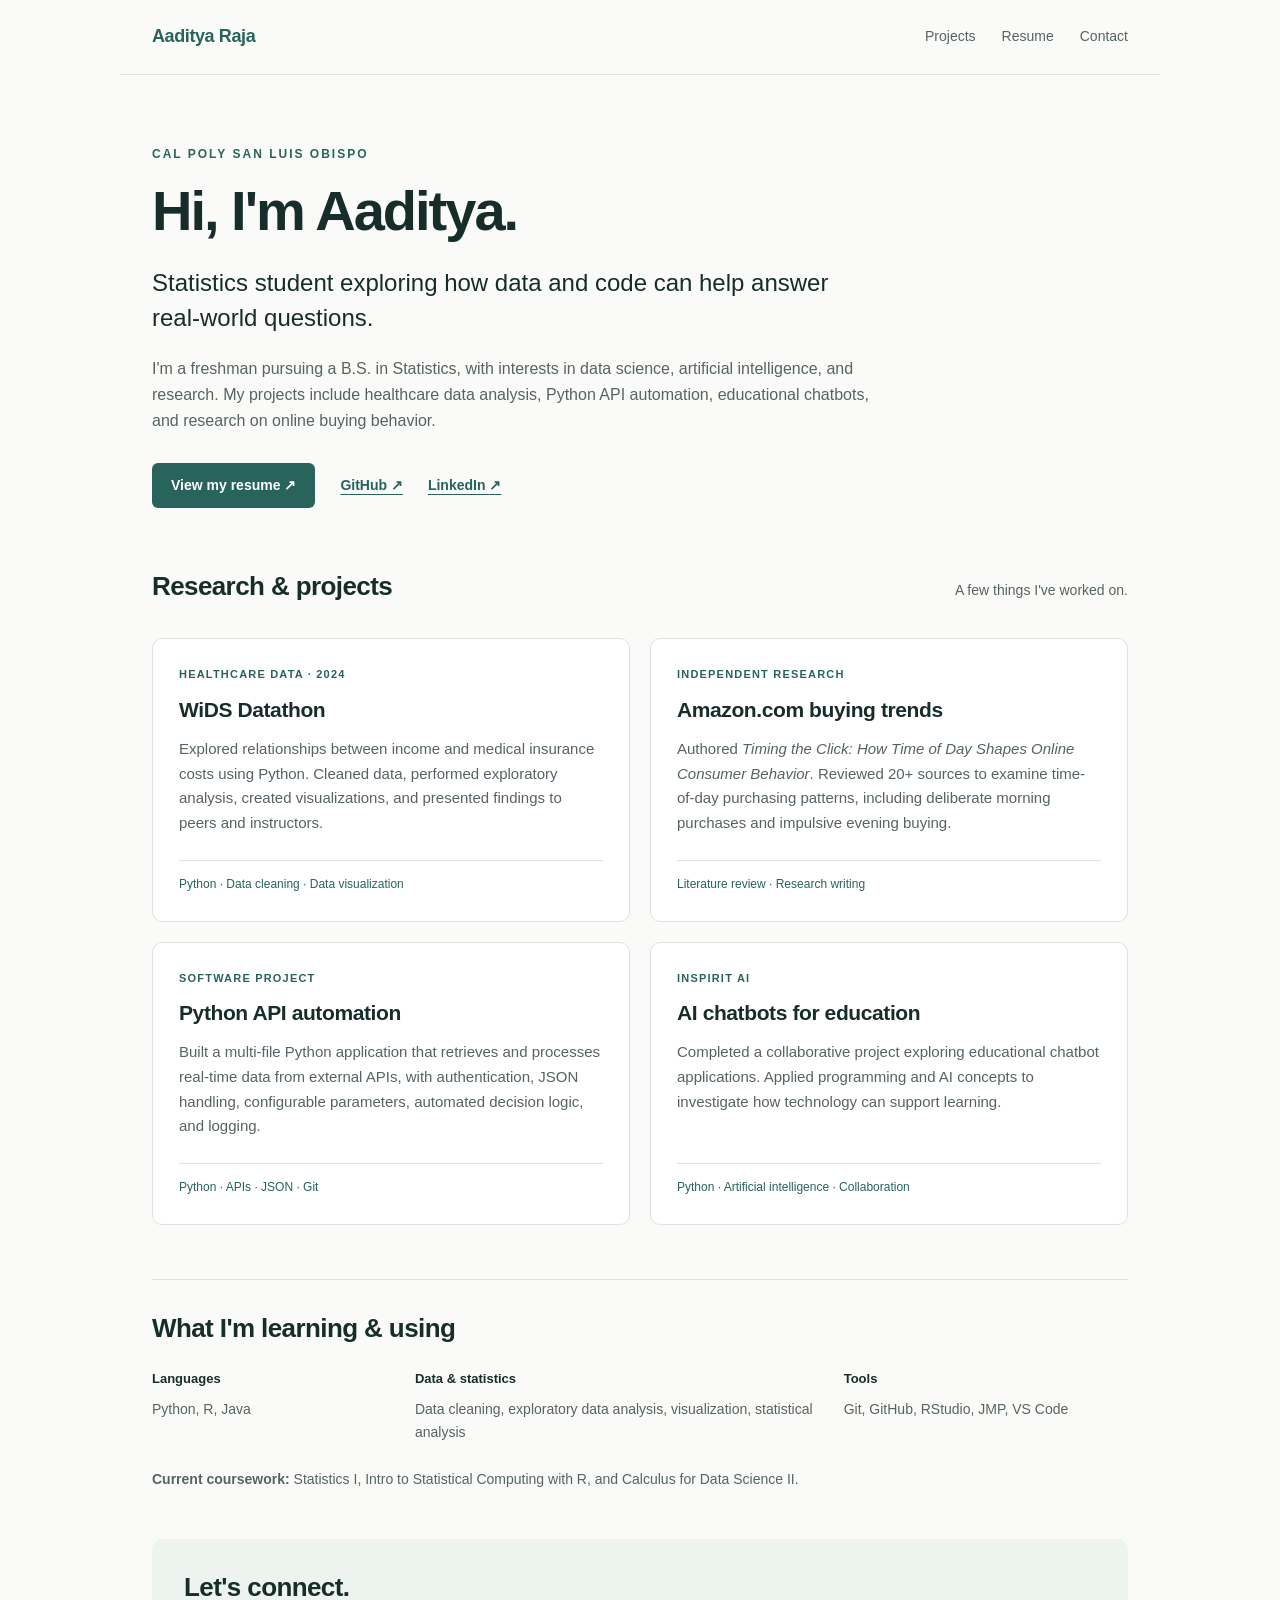
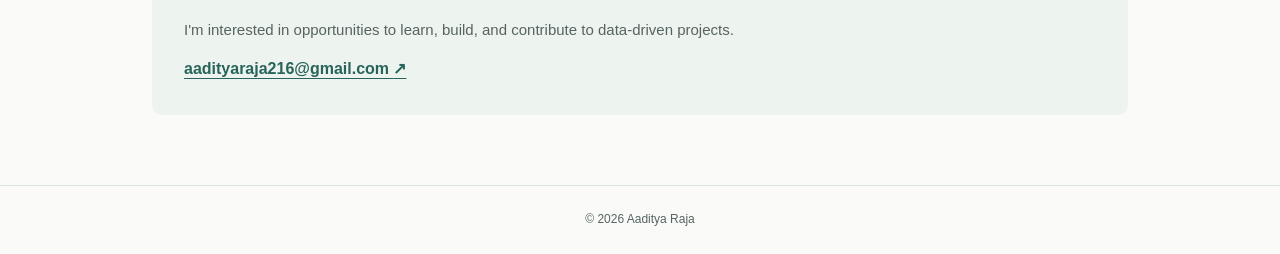
<file: index.html>
<!doctype html>
<html lang="en">
<head>
  <meta charset="UTF-8" />
  <meta name="viewport" content="width=device-width, initial-scale=1" />
  <meta name="description" content="Aaditya Raja, Statistics student at Cal Poly San Luis Obispo. Explore projects in healthcare data analysis, Python automation, AI, and consumer research." />
  <title>Aaditya Raja | Statistics &amp; Data Science</title>
  <link rel="stylesheet" href="styles.min.css" />
</head>
<body>
  <a class="skip-link" href="#main">Skip to content</a>
  <nav class="navbar" aria-label="Main navigation">
    <a class="logo" href="index.html">Aaditya Raja</a>
    <ul class="nav-list">
      <li><a href="#projects">Projects</a></li>
      <li><a href="assets/Aaditya_Raja_Resume.pdf">Resume</a></li>
      <li><a href="contact.html">Contact</a></li>
    </ul>
  </nav>
  <main id="main" class="portfolio">
    <header class="hero">
      <p class="eyebrow">CAL POLY SAN LUIS OBISPO</p>
      <h1>Hi, I'm Aaditya.</h1>
      <p class="intro">Statistics student exploring how data and code can help answer real-world questions.</p>
      <p class="about-text">I'm a freshman pursuing a B.S. in Statistics, with interests in data science, artificial intelligence, and research. My projects include healthcare data analysis, Python API automation, educational chatbots, and research on online buying behavior.</p>
      <div class="links">
        <a class="button" href="assets/Aaditya_Raja_Resume.pdf">View my resume <span aria-hidden="true">↗</span></a>
        <a href="https://github.com/aadityaraja216-collab">GitHub <span aria-hidden="true">↗</span></a>
        <a href="https://www.linkedin.com/in/aaditya-raja-121954357">LinkedIn <span aria-hidden="true">↗</span></a>
      </div>
    </header>
    <section id="projects" aria-labelledby="projects-heading">
      <div class="section-heading"><h2 id="projects-heading">Research &amp; projects</h2><p>A few things I've worked on.</p></div>
      <div class="project-grid">
        <article class="project-card">
          <p class="project-category">HEALTHCARE DATA · 2024</p>
          <h3>WiDS Datathon</h3>
          <p>Explored relationships between income and medical insurance costs using Python. Cleaned data, performed exploratory analysis, created visualizations, and presented findings to peers and instructors.</p>
          <p class="tags">Python · Data cleaning · Data visualization</p>
        </article>
        <article class="project-card">
          <p class="project-category">INDEPENDENT RESEARCH</p>
          <h3>Amazon.com buying trends</h3>
          <p>Authored <em>Timing the Click: How Time of Day Shapes Online Consumer Behavior</em>. Reviewed 20+ sources to examine time-of-day purchasing patterns, including deliberate morning purchases and impulsive evening buying.</p>
          <p class="tags">Literature review · Research writing</p>
        </article>
        <article class="project-card">
          <p class="project-category">SOFTWARE PROJECT</p>
          <h3>Python API automation</h3>
          <p>Built a multi-file Python application that retrieves and processes real-time data from external APIs, with authentication, JSON handling, configurable parameters, automated decision logic, and logging.</p>
          <p class="tags">Python · APIs · JSON · Git</p>
        </article>
        <article class="project-card">
          <p class="project-category">INSPIRIT AI</p>
          <h3>AI chatbots for education</h3>
          <p>Completed a collaborative project exploring educational chatbot applications. Applied programming and AI concepts to investigate how technology can support learning.</p>
          <p class="tags">Python · Artificial intelligence · Collaboration</p>
        </article>
      </div>
    </section>
    <section class="skills-section" aria-labelledby="skills-heading">
      <h2 id="skills-heading">What I'm learning &amp; using</h2>
      <dl class="skills">
        <div><dt>Languages</dt><dd>Python, R, Java</dd></div>
        <div><dt>Data &amp; statistics</dt><dd>Data cleaning, exploratory data analysis, visualization, statistical analysis</dd></div>
        <div><dt>Tools</dt><dd>Git, GitHub, RStudio, JMP, VS Code</dd></div>
      </dl>
      <p class="coursework"><strong>Current coursework:</strong> Statistics I, Intro to Statistical Computing with R, and Calculus for Data Science II.</p>
    </section>
    <section class="contact-section" aria-labelledby="contact-heading">
      <h2 id="contact-heading">Let's connect.</h2>
      <p>I'm interested in opportunities to learn, build, and contribute to data-driven projects.</p>
      <a href="mailto:aadityaraja216@gmail.com">aadityaraja216@gmail.com <span aria-hidden="true">↗</span></a>
    </section>
  </main>
  <footer class="footer">© 2026 Aaditya Raja</footer>
</body>
</html>
</file>
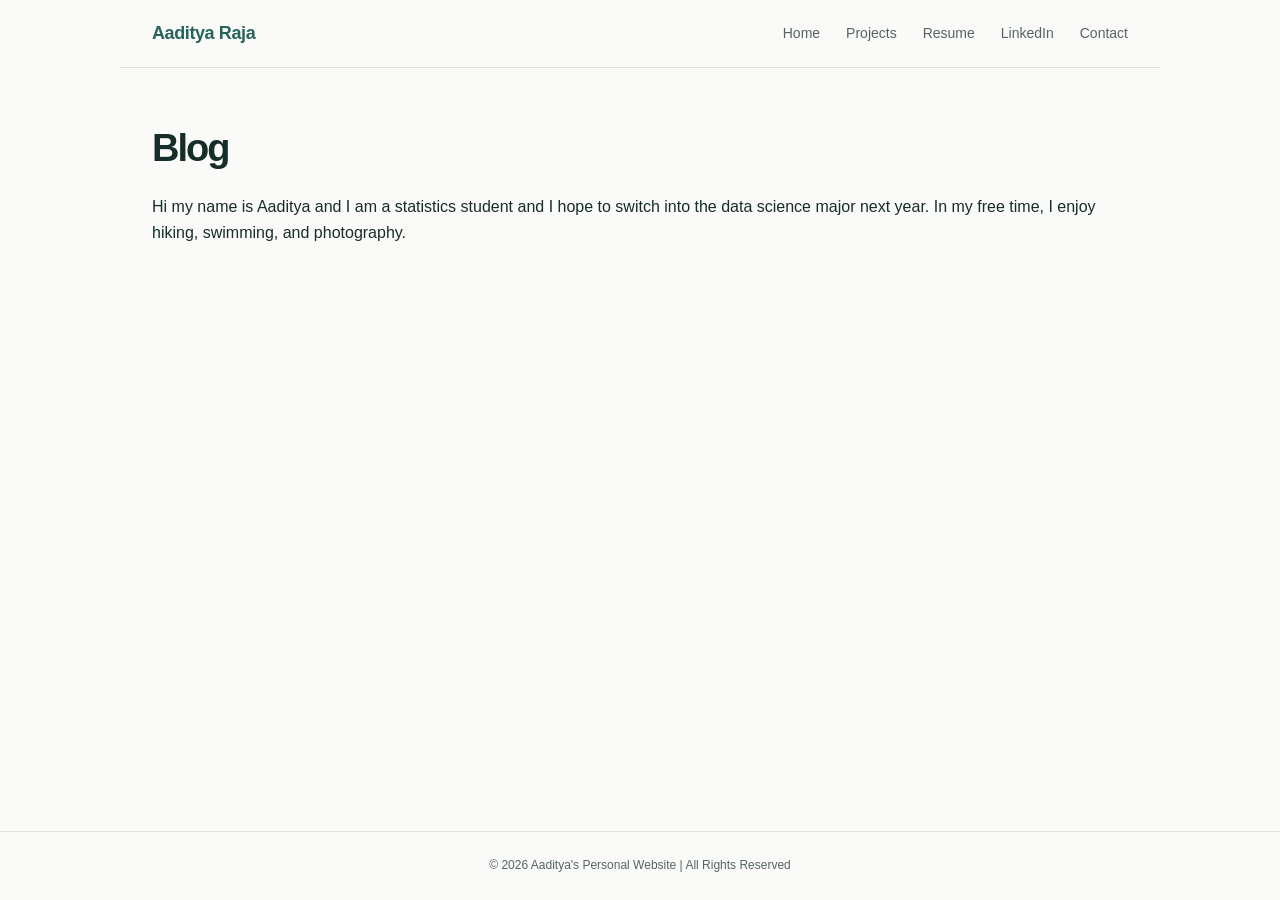
<file: blog.html>
<!DOCTYPE html>
<html lang="en">
  <head>
    <meta charset="UTF-8" />
    <meta name="viewport" content="width=device-width, initial-scale=1" />
    <title>Aaditya's Website</title>
    <link rel="stylesheet" href="styles.min.css" />
  </head>
  <body>
    <nav class="navbar">
        <h1 class="logo">
            <a href="index.html">Aaditya Raja</a>
        </h1>
        <ul class="nav-list">
            <li><a href="index.html">Home</a></li>
            <li><a href="index.html#projects">Projects</a></li>
            <li><a href="assets/Aaditya_Raja_Resume.pdf">Resume</a></li>
            <li><a href="https://www.linkedin.com/in/aaditya-raja-121954357" target="_blank" rel="noreferrer">LinkedIn</a></li>
            <li><a href="contact.html">Contact</a></li>
        </ul>
    </nav>
    <main>
        <h1 class="page-title">Blog</h1>
        <p>Hi my name is Aaditya and I am a statistics student and I hope to switch into the data science major next year. In my free time, I enjoy hiking, swimming, and photography.</p>
    </main>
    <footer class="footer">© 2026 Aaditya's Personal Website | All Rights Reserved</footer>
  </body>
</html>
</file>
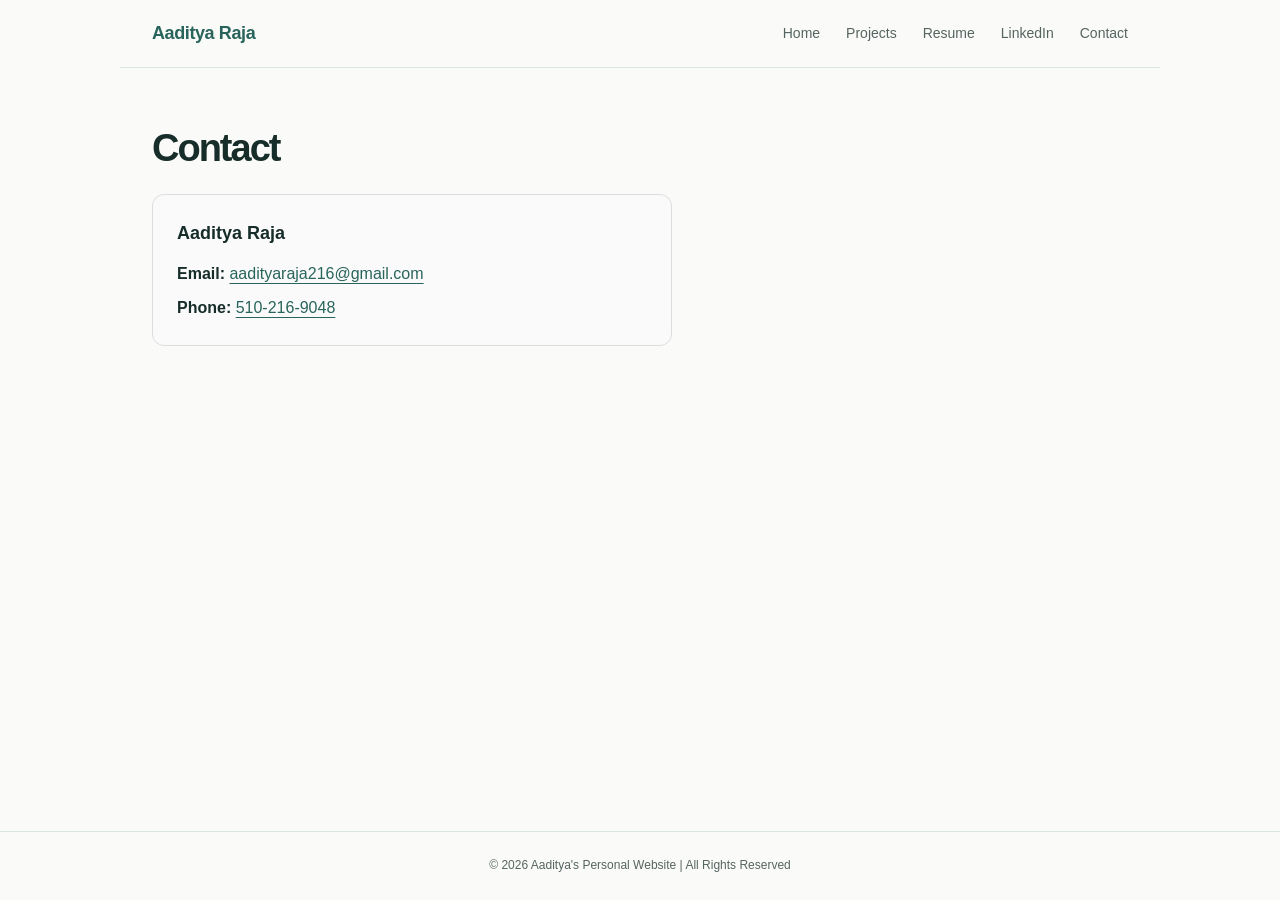
<file: contact.html>
<!DOCTYPE html>
<html lang="en">
  <head>
    <meta charset="UTF-8" />
    <meta name="viewport" content="width=device-width, initial-scale=1" />
    <title>Aaditya's Website</title>
    <link rel="stylesheet" href="styles.min.css" />
  </head>
  <body>
    <nav class="navbar">
        <h1 class="logo">
            <a href="index.html">Aaditya Raja</a>
        </h1>
        <ul class="nav-list">
            <li><a href="index.html">Home</a></li>
            <li><a href="index.html#projects">Projects</a></li>
            <li><a href="assets/Aaditya_Raja_Resume.pdf">Resume</a></li>
            <li><a href="https://www.linkedin.com/in/aaditya-raja-121954357" target="_blank" rel="noreferrer">LinkedIn</a></li>
            <li><a href="contact.html">Contact</a></li>
        </ul>
    </nav>
    <main>
        <h1 class="page-title">Contact</h1>
        <div style="max-width: 520px; padding: 24px; border: 1px solid #ddd; border-radius: 12px; background: #fafafa; margin-top: 20px;">
            <p style="margin: 0 0 12px; font-size: 18px; font-weight: 600;">Aaditya Raja</p>
            <p style="margin: 0 0 8px;"><strong>Email:</strong> <a href="mailto:aadityaraja216@gmail.com">aadityaraja216@gmail.com</a></p>
            <p style="margin: 0;"><strong>Phone:</strong> <a href="tel:+15102169048">510-216-9048</a></p>
        </div>
    </main>
    <footer class="footer">© 2026 Aaditya's Personal Website | All Rights Reserved</footer>
  </body>
</html>
</file>
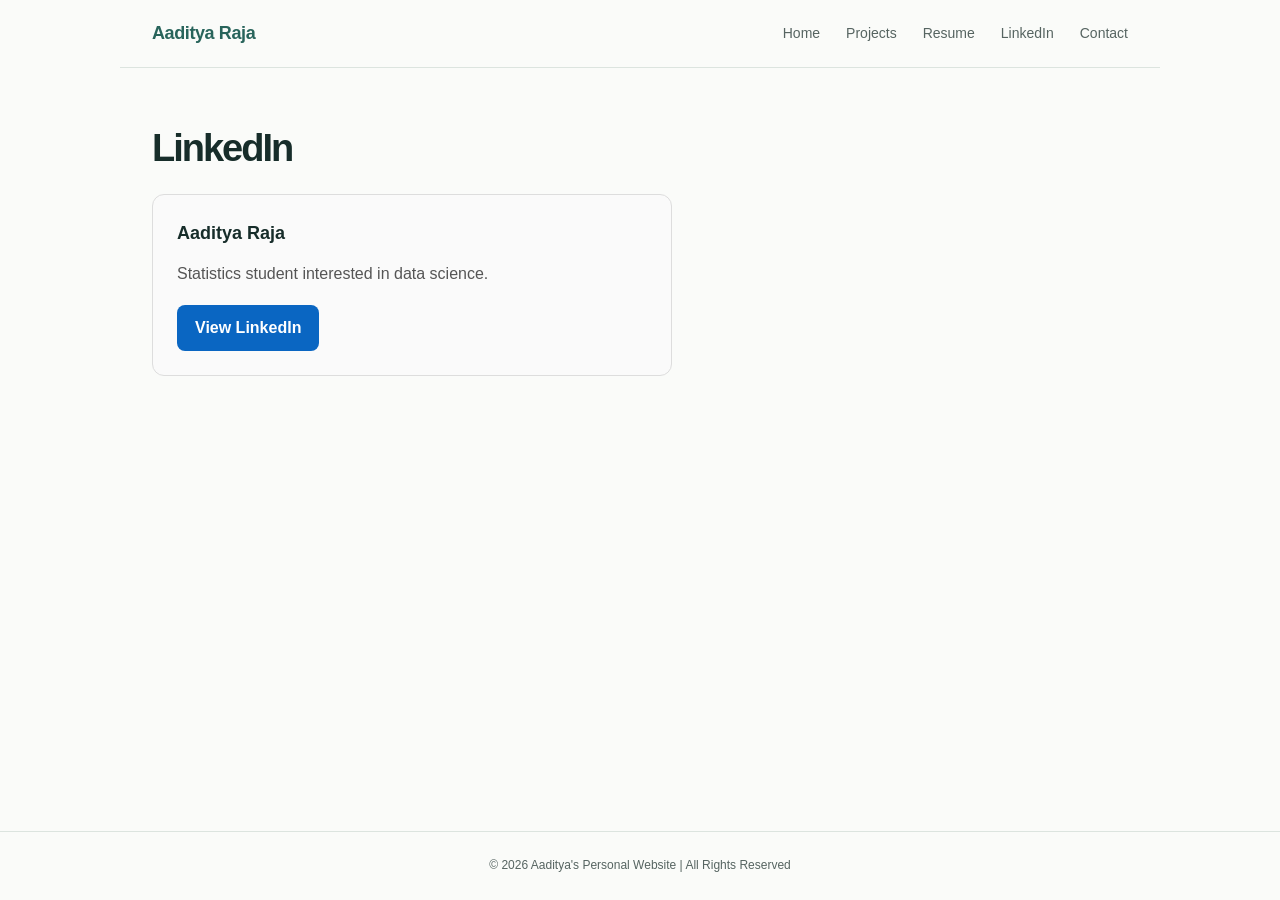
<file: resume.html>
<!DOCTYPE html>
<html lang="en">
  <head>
    <meta charset="UTF-8" />
    <meta name="viewport" content="width=device-width, initial-scale=1" />
    <title>Aaditya's Website</title>
    <link rel="stylesheet" href="styles.min.css" />
  </head>
  <body>
    <nav class="navbar">
        <h1 class="logo">
            <a href="index.html">Aaditya Raja</a>
        </h1>
        <ul class="nav-list">
            <li><a href="index.html">Home</a></li>
            <li><a href="index.html#projects">Projects</a></li>
            <li><a href="assets/Aaditya_Raja_Resume.pdf">Resume</a></li>
            <li><a href="https://www.linkedin.com/in/aaditya-raja-121954357" target="_blank" rel="noreferrer">LinkedIn</a></li>
            <li><a href="contact.html">Contact</a></li>
        </ul>
    </nav>
    <main>
      <h1 class="page-title">LinkedIn</h1>
      <div style="max-width: 520px; padding: 24px; border: 1px solid #ddd; border-radius: 12px; background: #fafafa; margin-top: 20px;">
        <p style="margin: 0 0 12px; font-size: 18px; font-weight: 600;">Aaditya Raja</p>
        <p style="margin: 0 0 18px; color: #555;">Statistics student interested in data science.</p>
        <a href="https://www.linkedin.com/in/aaditya-raja-121954357" target="_blank" rel="noreferrer" style="display: inline-block; text-decoration: none; background: #0a66c2; color: white; padding: 10px 18px; border-radius: 8px; font-weight: 600;">View LinkedIn</a>
      </div>
    </main>
    <footer class="footer">
      © 2026 Aaditya's Personal Website | All Rights Reserved
    </footer>
  </body>
</html>
</file>
<file: styles.min.css>
:root{--ink:#172d2a;--muted:#566461;--accent:#28645b;--paper:#fafbf9;--line:#dce4df;--soft:#edf3ee}
*{box-sizing:border-box}html{scroll-behavior:smooth;scroll-padding-top:90px}body{margin:0;min-height:100vh;display:flex;flex-direction:column;background:var(--paper);color:var(--ink);font-family:Arial,Helvetica,sans-serif;line-height:1.65}a{color:var(--accent);text-underline-offset:4px}a:hover{color:#123e35}a:focus-visible{outline:3px solid var(--accent);outline-offset:5px;border-radius:2px}.skip-link{position:absolute;left:12px;top:-80px;padding:8px 16px;background:white;z-index:30}.skip-link:focus{top:12px}.navbar{display:flex;align-items:center;justify-content:space-between;gap:20px;max-width:1040px;width:100%;margin:auto;padding:22px 32px;border-bottom:1px solid var(--line)}.navbar a{text-decoration:none}.logo{font-size:18px;font-weight:700;letter-spacing:-.4px;margin:0}.nav-list{list-style:none;display:flex;gap:26px;padding:0;margin:0;font-size:14px}.navbar .nav-list a{color:var(--muted)}.navbar .nav-list a:hover{color:var(--accent)}main{width:100%;max-width:1040px;margin:0 auto;padding:42px 32px 70px;flex:1}.hero{padding:28px 0 62px;max-width:780px}.eyebrow{font-size:12px;font-weight:700;letter-spacing:2px;color:var(--accent);margin:0 0 16px}h1{font-size:56px;line-height:1.1;letter-spacing:-2px;margin:0 0 24px}h2{font-size:26px;line-height:1.25;letter-spacing:-.6px;margin:0 0 14px}h3{font-size:21px;line-height:1.3;letter-spacing:-.4px;margin:0 0 14px}p{margin:0 0 14px}.intro{font-size:24px;line-height:1.45;max-width:690px;margin-bottom:20px}.about-text{color:var(--muted);font-size:16px;max-width:740px}.links{display:flex;align-items:center;gap:25px;flex-wrap:wrap;margin-top:28px;font-size:14px;font-weight:600}.button{background:var(--accent);color:#fff;padding:11px 19px;border-radius:6px;text-decoration:none}.button:hover{color:#fff;background:#194b42}.section-heading{display:flex;justify-content:space-between;align-items:baseline;gap:16px;margin-bottom:22px}.section-heading p{color:var(--muted);font-size:14px}.project-grid{display:grid;grid-template-columns:repeat(2,minmax(0,1fr));gap:20px}.project-card{background:#fff;border:1px solid var(--line);border-radius:10px;padding:26px;display:flex;flex-direction:column}.project-category{font-size:11px;letter-spacing:1.2px;font-weight:700;color:var(--accent);margin-bottom:12px}.project-card>p:not(.project-category):not(.tags){font-size:15px;color:var(--muted);margin-bottom:24px}.tags{font-size:12px;color:var(--accent);margin: auto 0 0;padding-top:14px;border-top:1px solid var(--line)}.skills-section{margin-top:54px;padding-top:32px;border-top:1px solid var(--line)}.skills{display:grid;grid-template-columns:1fr 1.7fr 1.2fr;gap:26px;margin:24px 0}.skills dt{font-size:13px;font-weight:700;margin-bottom:8px}.skills dd{margin:0;color:var(--muted);font-size:14px}.coursework{font-size:14px;color:var(--muted)}.contact-section{margin-top:48px;border-radius:10px;background:var(--soft);padding:32px}.contact-section p{color:var(--muted);font-size:15px}.contact-section>a{font-weight:600;overflow-wrap:anywhere}.footer{border-top:1px solid var(--line);font-size:12px;color:var(--muted);padding:24px 32px;text-align:center}.page-title{font-size:38px;margin-top:18px}.course-list{padding-left:20px}
@media(max-width:650px){.navbar{padding:20px;gap:14px;flex-wrap:wrap}.nav-list{gap:18px;font-size:13px}main{padding:30px 20px 44px}.hero{padding:20px 0 40px}h1{font-size:42px;letter-spacing:-1.4px}.intro{font-size:21px}.section-heading{display:block}.project-grid{grid-template-columns:1fr}.project-card{padding:22px}.skills{grid-template-columns:1fr;gap:18px}.contact-section{padding:24px}.links{gap:20px}}
@media(prefers-reduced-motion:reduce){html{scroll-behavior:auto}}
</file>
